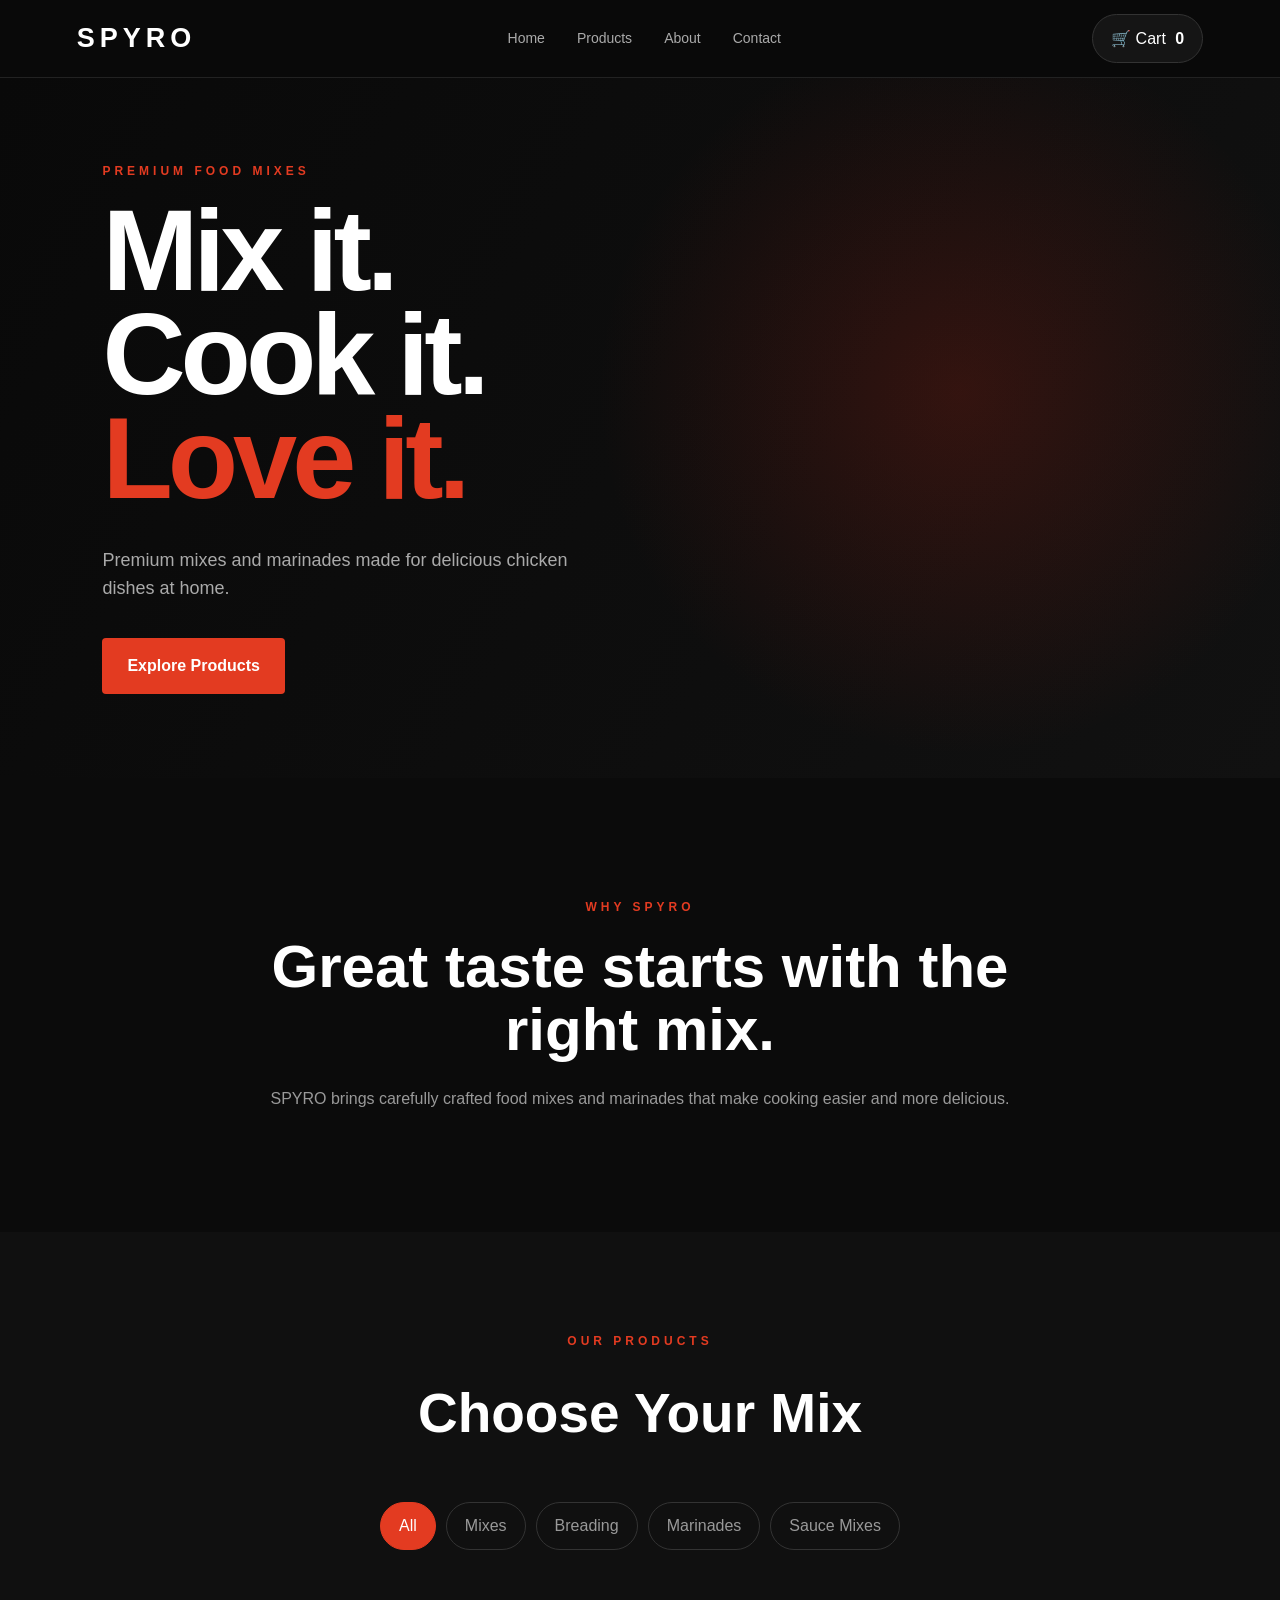
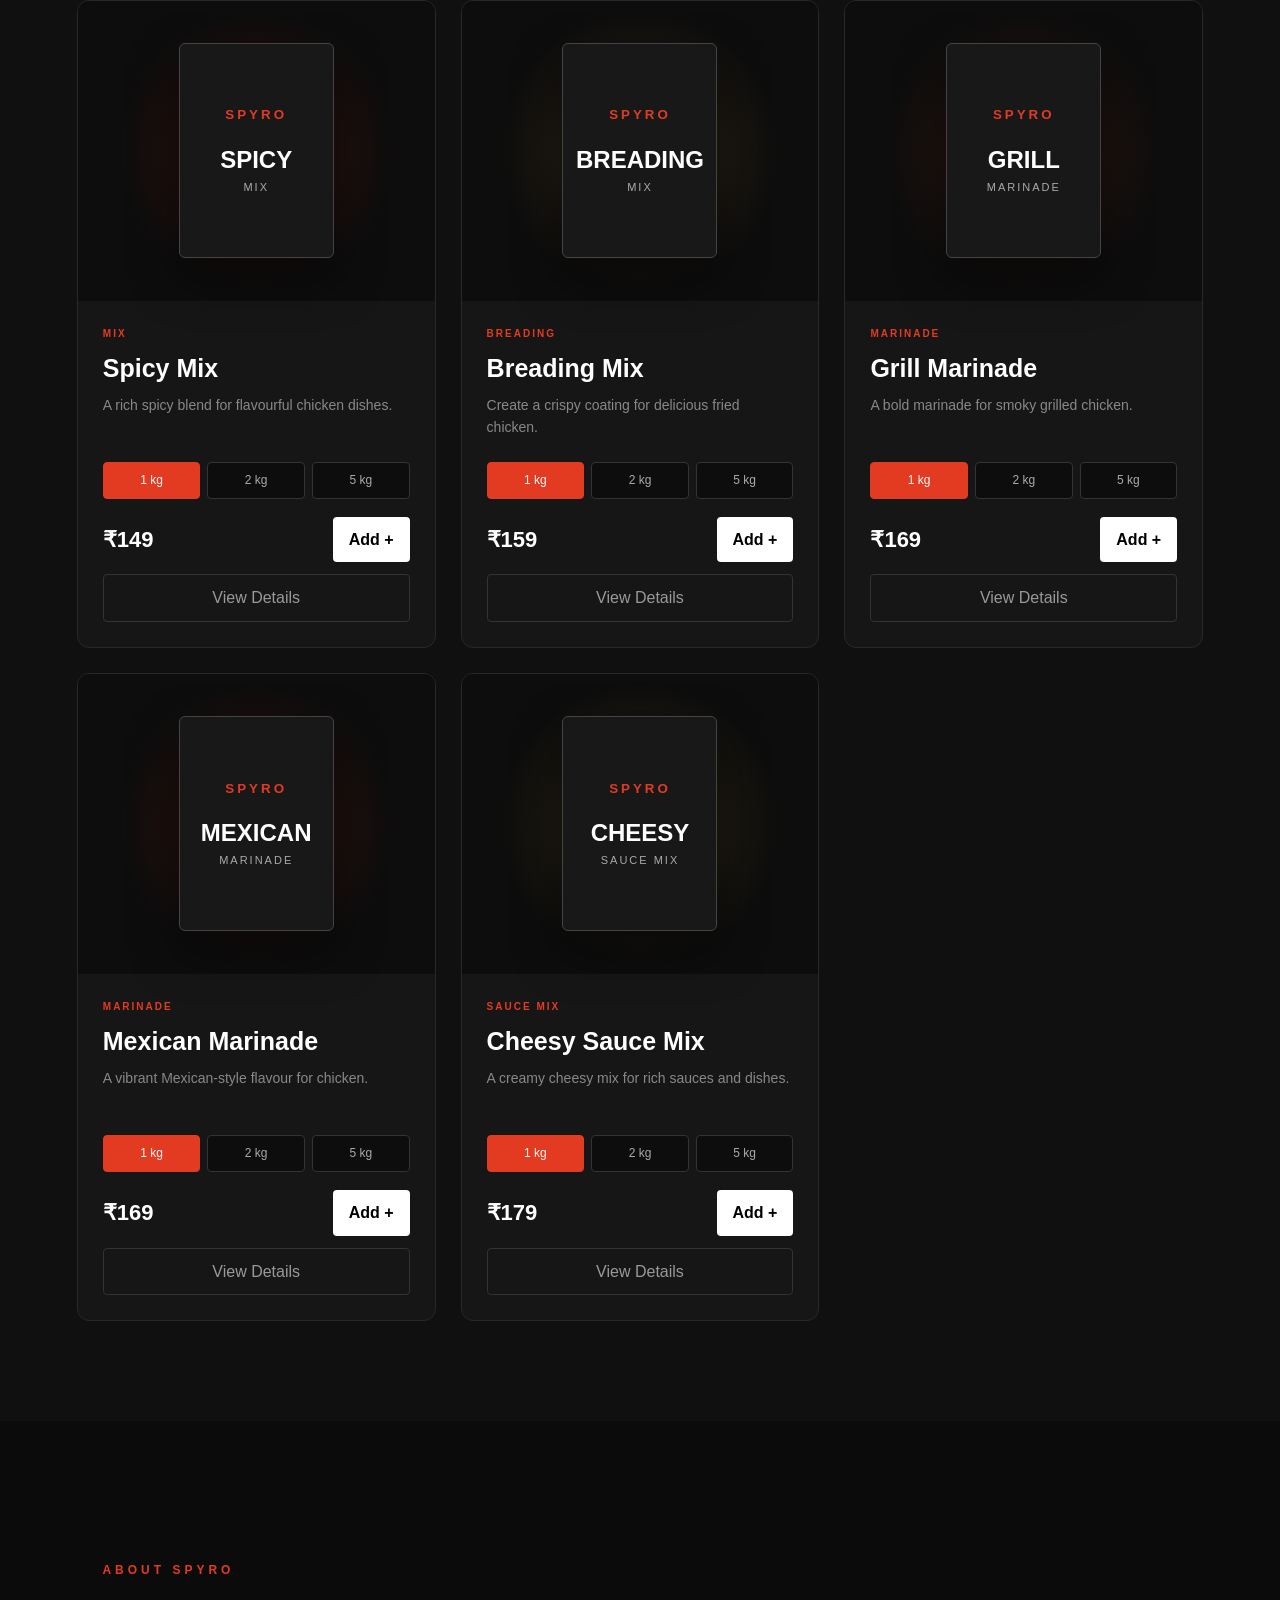
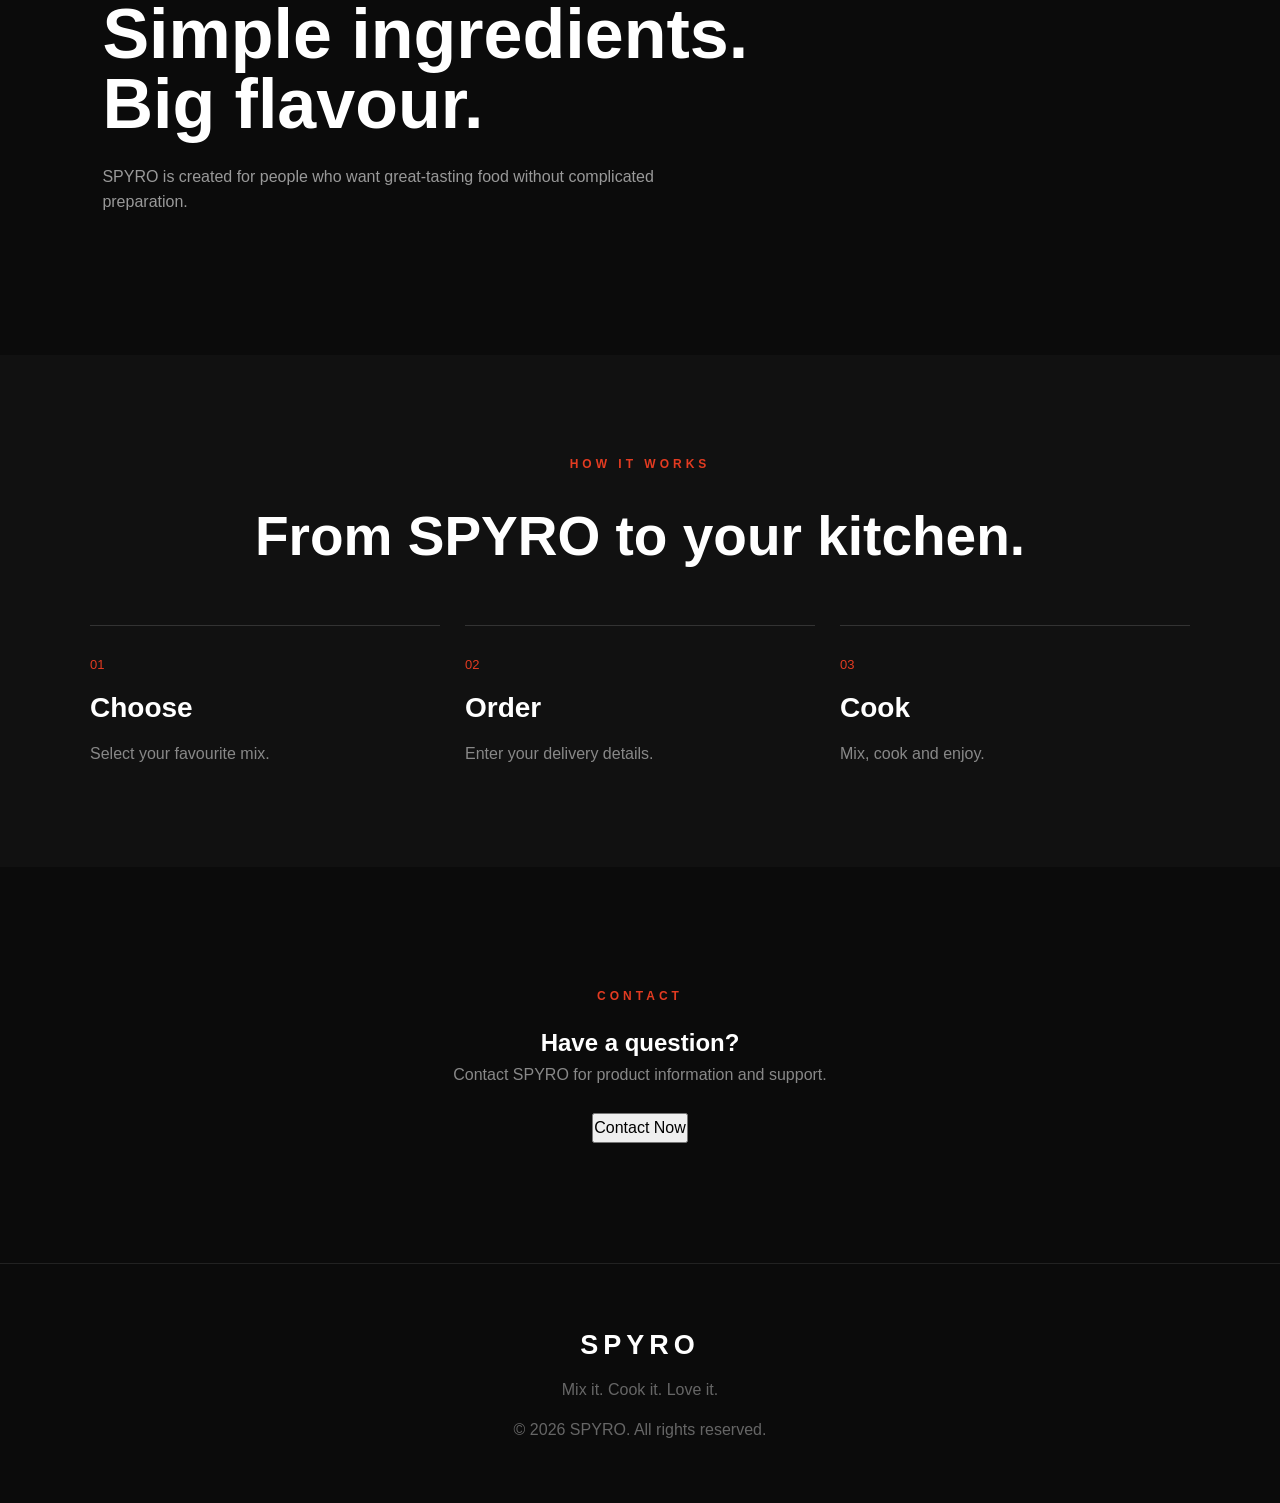
<file: index.html>
<!DOCTYPE html>
<html lang="en">
<head>
    <meta charset="UTF-8">
    <meta name="viewport" content="width=device-width, initial-scale=1.0">

    <title>SPYRO | Premium Food Mixes</title>

    <link rel="stylesheet" href="style.css">
</head>

<body>

<!-- ================= HEADER ================= -->

<header class="header">

    <div class="logo">SPYRO</div>

    <nav>
        <a href="#home">Home</a>
        <a href="#products">Products</a>
        <a href="#about">About</a>
        <a href="#contact">Contact</a>
    </nav>

    <button class="cart-button" onclick="openCart()">
        🛒 Cart <span id="cartCount">0</span>
    </button>

</header>


<!-- ================= HERO ================= -->

<section class="hero" id="home">

    <div class="hero-content">

        <p class="eyebrow">PREMIUM FOOD MIXES</p>

        <h1>
            Mix it.<br>
            Cook it.<br>
            <span>Love it.</span>
        </h1>

        <p>
            Premium mixes and marinades made for delicious
            chicken dishes at home.
        </p>

        <a href="#products" class="hero-button">
            Explore Products
        </a>

    </div>

</section>


<!-- ================= INTRO ================= -->

<section class="intro">

    <p class="eyebrow">WHY SPYRO</p>

    <h2>Great taste starts with the right mix.</h2>

    <p>
        SPYRO brings carefully crafted food mixes and marinades
        that make cooking easier and more delicious.
    </p>

</section>


<!-- ================= PRODUCTS ================= -->

<section class="products-section" id="products">

    <div class="section-heading">

        <p class="eyebrow">OUR PRODUCTS</p>

        <h2>Choose Your Mix</h2>

    </div>


    <!-- CATEGORY FILTER -->

    <div class="category-buttons">

        <button class="category-button active"
                onclick="filterProducts('all', this)">
            All
        </button>

        <button class="category-button"
                onclick="filterProducts('mixes', this)">
            Mixes
        </button>

        <button class="category-button"
                onclick="filterProducts('breading', this)">
            Breading
        </button>

        <button class="category-button"
                onclick="filterProducts('marinades', this)">
            Marinades
        </button>

        <button class="category-button"
                onclick="filterProducts('sauce', this)">
            Sauce Mixes
        </button>

    </div>


    <!-- PRODUCT GRID -->

    <div class="product-grid">


        <!-- SPICY MIX -->

        <div class="product-card" data-category="mixes">

            <div class="product-image spicy">
                <div class="package">
                    <small>SPYRO</small>
                    <strong>SPICY</strong>
                    <span>MIX</span>
                </div>
            </div>

            <div class="product-info">

                <p class="product-category">MIX</p>

                <h3>Spicy Mix</h3>

                <p>
                    A rich spicy blend for flavourful chicken dishes.
                </p>

                <div class="weight-buttons">

                    <button class="weight-button active"
                            onclick="selectWeight(this, '1 kg', 149)">
                        1 kg
                    </button>

                    <button class="weight-button"
                            onclick="selectWeight(this, '2 kg', 149 * 2)">
                        2 kg
                    </button>

                    <button class="weight-button"
                            onclick="selectWeight(this, '5 kg', 149 * 5)">
                        5 kg
                    </button>

                </div>

                <div class="product-bottom">

                    <strong class="product-price">₹149</strong>

                    <button
                        class="add-button"
                        onclick="addSelectedProduct(this, 'Spicy Mix', 149)">
                        Add +
                    </button>

                </div>

                <button
                    class="details-button"
                    onclick="openDetails('Spicy Mix')">
                    View Details
                </button>

            </div>

        </div>


        <!-- BREADING MIX -->

        <div class="product-card" data-category="breading">

            <div class="product-image breading">
                <div class="package">
                    <small>SPYRO</small>
                    <strong>BREADING</strong>
                    <span>MIX</span>
                </div>
            </div>

            <div class="product-info">

                <p class="product-category">BREADING</p>

                <h3>Breading Mix</h3>

                <p>
                    Create a crispy coating for delicious fried chicken.
                </p>

                <div class="weight-buttons">

                    <button class="weight-button active"
                            onclick="selectWeight(this, '1 kg', 159)">
                        1 kg
                    </button>

                    <button class="weight-button"
                            onclick="selectWeight(this, '2 kg', 159 * 2)">
                        2 kg
                    </button>

                    <button class="weight-button"
                            onclick="selectWeight(this, '5 kg', 159 * 5)">
                        5 kg
                    </button>

                </div>

                <div class="product-bottom">

                    <strong class="product-price">₹159</strong>

                    <button
                        class="add-button"
                        onclick="addSelectedProduct(this, 'Breading Mix', 159)">
                        Add +
                    </button>

                </div>

                <button
                    class="details-button"
                    onclick="openDetails('Breading Mix')">
                    View Details
                </button>

            </div>

        </div>


        <!-- GRILL MARINADE -->

        <div class="product-card" data-category="marinades">

            <div class="product-image grill">
                <div class="package">
                    <small>SPYRO</small>
                    <strong>GRILL</strong>
                    <span>MARINADE</span>
                </div>
            </div>

            <div class="product-info">

                <p class="product-category">MARINADE</p>

                <h3>Grill Marinade</h3>

                <p>
                    A bold marinade for smoky grilled chicken.
                </p>

                <div class="weight-buttons">

                    <button class="weight-button active"
                            onclick="selectWeight(this, '1 kg', 169)">
                        1 kg
                    </button>

                    <button class="weight-button"
                            onclick="selectWeight(this, '2 kg', 169 * 2)">
                        2 kg
                    </button>

                    <button class="weight-button"
                            onclick="selectWeight(this, '5 kg', 169 * 5)">
                        5 kg
                    </button>

                </div>

                <div class="product-bottom">

                    <strong class="product-price">₹169</strong>

                    <button
                        class="add-button"
                        onclick="addSelectedProduct(this, 'Grill Marinade', 169)">
                        Add +
                    </button>

                </div>

                <button
                    class="details-button"
                    onclick="openDetails('Grill Marinade')">
                    View Details
                </button>

            </div>

        </div>


        <!-- MEXICAN MARINADE -->

        <div class="product-card" data-category="marinades">

            <div class="product-image mexican">
                <div class="package">
                    <small>SPYRO</small>
                    <strong>MEXICAN</strong>
                    <span>MARINADE</span>
                </div>
            </div>

            <div class="product-info">

                <p class="product-category">MARINADE</p>

                <h3>Mexican Marinade</h3>

                <p>
                    A vibrant Mexican-style flavour for chicken.
                </p>

                <div class="weight-buttons">

                    <button class="weight-button active"
                            onclick="selectWeight(this, '1 kg', 169)">
                        1 kg
                    </button>

                    <button class="weight-button"
                            onclick="selectWeight(this, '2 kg', 169 * 2)">
                        2 kg
                    </button>

                    <button class="weight-button"
                            onclick="selectWeight(this, '5 kg', 169 * 5)">
                        5 kg
                    </button>

                </div>

                <div class="product-bottom">

                    <strong class="product-price">₹169</strong>

                    <button
                        class="add-button"
                        onclick="addSelectedProduct(this, 'Mexican Marinade', 169)">
                        Add +
                    </button>

                </div>

                <button
                    class="details-button"
                    onclick="openDetails('Mexican Marinade')">
                    View Details
                </button>

            </div>

        </div>


        <!-- CHEESY SAUCE -->

        <div class="product-card" data-category="sauce">

            <div class="product-image cheesy">
                <div class="package">
                    <small>SPYRO</small>
                    <strong>CHEESY</strong>
                    <span>SAUCE MIX</span>
                </div>
            </div>

            <div class="product-info">

                <p class="product-category">SAUCE MIX</p>

                <h3>Cheesy Sauce Mix</h3>

                <p>
                    A creamy cheesy mix for rich sauces and dishes.
                </p>

                <div class="weight-buttons">

                    <button class="weight-button active"
                            onclick="selectWeight(this, '1 kg', 179)">
                        1 kg
                    </button>

                    <button class="weight-button"
                            onclick="selectWeight(this, '2 kg', 179 * 2)">
                        2 kg
                    </button>

                    <button class="weight-button"
                            onclick="selectWeight(this, '5 kg', 179 * 5)">
                        5 kg
                    </button>

                </div>

                <div class="product-bottom">

                    <strong class="product-price">₹179</strong>

                    <button
                        class="add-button"
                        onclick="addSelectedProduct(this, 'Cheesy Sauce Mix', 179)">
                        Add +
                    </button>

                </div>

                <button
                    class="details-button"
                    onclick="openDetails('Cheesy Sauce Mix')">
                    View Details
                </button>

            </div>

        </div>

    </div>

</section>


<!-- ================= ABOUT ================= -->

<section class="about-section" id="about">

    <p class="eyebrow">ABOUT SPYRO</p>

    <h2>Simple ingredients.<br>Big flavour.</h2>

    <p>
        SPYRO is created for people who want great-tasting food
        without complicated preparation.
    </p>

</section>


<!-- ================= HOW IT WORKS ================= -->

<section class="how-section">

    <div class="section-heading">

        <p class="eyebrow">HOW IT WORKS</p>

        <h2>From SPYRO to your kitchen.</h2>

    </div>

    <div class="steps">

        <div class="step">
            <span>01</span>
            <h3>Choose</h3>
            <p>Select your favourite mix.</p>
        </div>

        <div class="step">
            <span>02</span>
            <h3>Order</h3>
            <p>Enter your delivery details.</p>
        </div>

        <div class="step">
            <span>03</span>
            <h3>Cook</h3>
            <p>Mix, cook and enjoy.</p>
        </div>

    </div>

</section>


<!-- ================= CONTACT ================= -->

<section class="contact-section" id="contact">

    <p class="eyebrow">CONTACT</p>

    <h2>Have a question?</h2>

    <p>
        Contact SPYRO for product information and support.
    </p>

<button class="contact-now-button" onclick="openContactPopup()">
    Contact Now
</button>

</section>


<!-- ================= CART ================= -->

<div class="popup-overlay" id="cartPopup">

    <div class="popup cart-box">

        <button class="close-button" onclick="closeCart()">×</button>

        <p class="eyebrow">YOUR CART</p>

        <h2>Your Order</h2>

        <div id="cartItems"></div>

        <div class="cart-total">
            <span>Total</span>
            <strong id="cartTotal">₹0</strong>
        </div>

       <button class="checkout-button" onclick="openCheckout()">
    Proceed to Checkout
</button>
    </div>

</div>


<!-- ================= PRODUCT DETAILS ================= -->

<div class="popup-overlay" id="detailsPopup">

    <div class="popup details-box">

        <button class="close-button" onclick="closeDetails()">×</button>

        <p class="eyebrow">PRODUCT DETAILS</p>

        <h2 id="detailsTitle">Product</h2>

        <div id="detailsContent"></div>

    </div>

</div>



<!-- ================= CHECKOUT ================= -->

<div class="popup-overlay" id="checkoutPopup">

    <div class="popup checkout-box">

        <button
            class="close-button"
            onclick="closeCheckout()">
            ×
        </button>

        <p class="eyebrow">CHECKOUT</p>

        <h2>Customer Details</h2>

        <p class="checkout-description">
            Enter your details before confirming the order.
        </p>


        <form
            id="checkoutForm"
            onsubmit="placeOrder(event)">


            <!-- CUSTOMER DETAILS -->

            <div class="form-grid">


                <!-- NAME -->

                <div class="form-group full">

                    <label for="customerName">
                        Full Name
                    </label>

                    <input
                        type="text"
                        id="customerName"
                        autocomplete="name"
                        placeholder="Enter your full name"
                        required>

                </div>


                <!-- PHONE -->

                <div class="form-group">

                    <label for="customerPhone">
                        Phone Number
                    </label>

                    <input
                        type="tel"
                        id="customerPhone"
                        inputmode="numeric"
                        maxlength="10"
                        autocomplete="tel"
                        placeholder="10-digit number"
                        required>

                </div>


                <!-- COUNTRY -->

                <div class="form-group">

                    <label for="customerCountry">
                        Country
                    </label>

                    <input
                        type="text"
                        id="customerCountry"
                        autocomplete="country-name"
                        placeholder="Enter your country"
                        required>

                </div>


                <!-- STATE -->

                <div class="form-group">

                    <label for="customerState">
                        State
                    </label>

                    <input
                        type="text"
                        id="customerState"
                        autocomplete="address-level1"
                        placeholder="Enter your state"
                        required>

                </div>


                <!-- CITY -->

                <div class="form-group">

                    <label for="customerCity">
                        City
                    </label>

                    <input
                        type="text"
                        id="customerCity"
                        autocomplete="address-level2"
                        placeholder="Enter your city"
                        required>

                </div>


                <!-- ADDRESS -->

                <div class="form-group full">

                    <label for="customerAddress">
                        House / Address
                    </label>

                    <textarea
                        id="customerAddress"
                        autocomplete="street-address"
                        placeholder="House name, street, area..."
                        required></textarea>

                </div>


                <!-- PINCODE -->

                <div class="form-group">

                    <label for="customerPincode">
                        Pincode
                    </label>

                    <input
                        type="text"
                        id="customerPincode"
                        inputmode="numeric"
                        maxlength="6"
                        autocomplete="postal-code"
                        placeholder="6-digit pincode"
                        required>

                </div>


                <!-- ORDER NOTE -->

                <div class="form-group">

                    <label for="orderNote">
                        Order Note
                        <span>Optional</span>
                    </label>

                    <input
                        type="text"
                        id="orderNote"
                        placeholder="Any additional note">

                </div>

            </div>


            <!-- ORDER SUMMARY -->

            <div class="checkout-summary">

                <h3>Order Summary</h3>

                <div id="checkoutSummary"></div>

                <div class="summary-total">

                    <span>Total</span>

                    <strong id="checkoutTotal">
                        ₹0
                    </strong>

                </div>

            </div>


            <!-- PLACE ORDER -->

            <button
                type="submit"
                class="place-order-button">

                Place Order

            </button>


        </form>

    </div>

</div>

<!-- ================= OTP ================= -->

<div class="popup-overlay" id="otpPopup">

    <div class="popup otp-box">

        <button class="close-button" onclick="closeOTP()">×</button>

        <div class="otp-icon">
            ✓
        </div>

        <p class="eyebrow">VERIFY ORDER</p>

        <h2>Enter OTP</h2>

        <p>
            A 6-digit verification code is required
            to confirm your order.
        </p>

        <div class="otp-demo-note" id="otpDemoNote">
            Demo mode
        </div>

        <input
            type="text"
            id="otpInput"
            class="otp-input"
            inputmode="numeric"
            maxlength="6"
            placeholder="000000">

        <p class="otp-error" id="otpError"></p>

        <button
            class="verify-button"
            onclick="verifyOTP()">
            Verify OTP
        </button>

        <button
            class="resend-button"
            onclick="sendOTP()">
            Resend OTP
        </button>

    </div>

</div>


<!-- ================= ORDER CONFIRMATION ================= -->

<div class="popup-overlay" id="confirmationPopup">

    <div class="popup confirmation-box">

        <div class="success-check">
            ✓
        </div>

        <p class="eyebrow">ORDER CONFIRMED</p>

        <h2>Thank You!</h2>

        <p id="confirmationText">
            Your order has been confirmed.
        </p>

        <div class="order-id-box">

            <span>Order ID</span>

            <strong id="orderId">
                SPYRO-000000
            </strong>

        </div>


        <button
            class="whatsapp-button"
            onclick="sendOrderToWhatsApp()">
            Send Order on WhatsApp
        </button>


        <button
            class="continue-button"
            onclick="closeConfirmation()">
            Continue Shopping
        </button>

    </div>

</div>


<!-- ================= NOTIFICATION ================= -->

<div id="notification" class="spyro-notification"></div>


<!-- ================= FOOTER ================= -->

<footer>

    <div class="logo">SPYRO</div>

    <p>
        Mix it. Cook it. Love it.
    </p>

    <span>
        © 2026 SPYRO. All rights reserved.
    </span>

</footer>


<script src="script.js"></script>
<!-- CONTACT POPUP -->
<div class="popup-overlay" id="contactPopup">

    <div class="popup contact-popup">

        <button class="close-button" onclick="closeContactPopup()">×</button>

        <p class="eyebrow">GET IN TOUCH</p>

        <h2>Contact SPYRO</h2>

        <p class="contact-popup-text">
            Have a question about our mixes? We're here to help.
        </p>

        <div class="contact-number">
            <span>PHONE</span>
            <strong>+91 9995546022</strong>
        </div>

        <a
            href="tel:+918086677677"
            class="call-button">
            📞 Call Now
        </a>

        <a
            href="https://wa.me/919995546022"
            target="_blank"
            class="whatsapp-button">
            WhatsApp
        </a>

    </div>

</div>
</body>
</html>
</file>
<file: style.css>
/* =========================================
   SPYRO
   PREMIUM FOOD MIX WEBSITE
========================================= */

* {
    margin: 0;
    padding: 0;
    box-sizing: border-box;
}

html {
    scroll-behavior: smooth;
}

body {
    font-family: Arial, Helvetica, sans-serif;
    background: #0b0b0b;
    color: #ffffff;
    line-height: 1.6;
}

button,
input,
textarea {
    font: inherit;
}

button {
    cursor: pointer;
}

a {
    text-decoration: none;
    color: inherit;
}


/* =========================================
   HEADER
========================================= */

.header {
    position: sticky;
    top: 0;
    z-index: 100;

    height: 78px;

    display: flex;
    align-items: center;
    justify-content: space-between;

    padding: 0 6%;

    background: rgba(10, 10, 10, 0.95);
    border-bottom: 1px solid #222;
    backdrop-filter: blur(15px);
}

.logo {
    font-size: 27px;
    font-weight: 900;
    letter-spacing: 5px;
}

.header nav {
    display: flex;
    gap: 32px;
}

.header nav a {
    color: #aaa;
    font-size: 14px;
    transition: 0.3s;
}

.header nav a:hover {
    color: #e33b21;
}

.cart-button {
    border: 1px solid #333;
    background: #151515;
    color: white;

    padding: 11px 18px;
    border-radius: 30px;

    transition: 0.3s;
}

.cart-button:hover {
    background: #e33b21;
    border-color: #e33b21;
}

#cartCount {
    margin-left: 5px;
    font-weight: bold;
}


/* =========================================
   HERO
========================================= */

.hero {
    min-height: 700px;

    display: flex;
    align-items: center;

    padding: 80px 8%;

    background:
        radial-gradient(circle at 75% 45%, rgba(185, 38, 20, 0.22), transparent 35%),
        linear-gradient(120deg, #090909, #111111);
}

.hero-content {
    max-width: 650px;
}

.eyebrow {
    color: #e33b21;
    font-size: 12px;
    font-weight: bold;
    letter-spacing: 4px;
    margin-bottom: 18px;
}

.hero h1 {
    font-size: clamp(60px, 9vw, 120px);
    line-height: 0.9;
    letter-spacing: -5px;
    margin-bottom: 35px;
}

.hero h1 span {
    color: #e33b21;
}

.hero p:not(.eyebrow) {
    max-width: 500px;
    color: #aaa;
    font-size: 18px;
    margin-bottom: 35px;
}

.hero-button {
    display: inline-block;

    background: #e33b21;
    color: white;

    padding: 15px 25px;
    border-radius: 4px;

    font-weight: bold;

    transition: 0.3s;
}

.hero-button:hover {
    background: #ff4d30;
    transform: translateY(-2px);
}


/* =========================================
   INTRO
========================================= */

.intro {
    max-width: 800px;
    margin: auto;

    padding: 120px 25px;

    text-align: center;
}

.intro h2 {
    font-size: clamp(35px, 5vw, 60px);
    line-height: 1.05;
    margin-bottom: 25px;
}

.intro > p:last-child {
    color: #999;
}


/* =========================================
   PRODUCTS
========================================= */

.products-section {
    padding: 100px 6%;
    background: #101010;
}

.section-heading {
    text-align: center;
    margin-bottom: 45px;
}

.section-heading h2 {
    font-size: clamp(35px, 5vw, 55px);
}


/* CATEGORY BUTTONS */

.category-buttons {
    display: flex;
    justify-content: center;
    flex-wrap: wrap;
    gap: 10px;

    margin-bottom: 50px;
}

.category-button {
    background: transparent;
    color: #999;

    border: 1px solid #333;

    padding: 10px 18px;
    border-radius: 30px;

    transition: 0.3s;
}

.category-button:hover,
.category-button.active {
    background: #e33b21;
    color: white;
    border-color: #e33b21;
}


/* PRODUCT GRID */

.product-grid {
    max-width: 1250px;
    margin: auto;

    display: grid;
    grid-template-columns: repeat(3, 1fr);
    gap: 25px;
}


/* PRODUCT CARD */

.product-card {
    background: #161616;
    border: 1px solid #282828;

    border-radius: 12px;

    overflow: hidden;

    transition: 0.35s;
}

.product-card:hover {
    transform: translateY(-6px);
    border-color: #444;
}


/* PRODUCT IMAGE */

.product-image {
    height: 300px;

    display: flex;
    align-items: center;
    justify-content: center;

    background:
        radial-gradient(circle, rgba(220, 45, 20, 0.2), transparent 60%),
        #0d0d0d;
}

.product-image.breading {
    background:
        radial-gradient(circle, rgba(210, 145, 55, 0.2), transparent 60%),
        #0d0d0d;
}

.product-image.grill {
    background:
        radial-gradient(circle, rgba(150, 60, 30, 0.25), transparent 60%),
        #0d0d0d;
}

.product-image.mexican {
    background:
        radial-gradient(circle, rgba(190, 45, 20, 0.22), transparent 60%),
        #0d0d0d;
}

.product-image.cheesy {
    background:
        radial-gradient(circle, rgba(190, 150, 45, 0.2), transparent 60%),
        #0d0d0d;
}


/* TEMPORARY PACKAGE */

.package {
    width: 155px;
    height: 215px;

    background: #181818;
    border: 1px solid #444;

    border-radius: 6px;

    display: flex;
    flex-direction: column;

    justify-content: center;
    align-items: center;

    box-shadow: 0 20px 45px rgba(0, 0, 0, 0.5);

    text-align: center;
}

.package small {
    color: #e33b21;
    letter-spacing: 3px;
    font-weight: bold;
}

.package strong {
    font-size: 24px;
    margin-top: 15px;
}

.package span {
    color: #aaa;
    font-size: 11px;
    letter-spacing: 2px;
}


/* PRODUCT INFO */

.product-info {
    padding: 25px;
}

.product-category {
    color: #e33b21;
    font-size: 10px;
    letter-spacing: 2px;
    font-weight: bold;
}

.product-info h3 {
    font-size: 25px;
    margin: 6px 0;
}

.product-info > p:not(.product-category) {
    color: #888;
    font-size: 14px;
    min-height: 50px;
}


/* WEIGHT */

.weight-buttons {
    display: flex;
    gap: 7px;
    margin: 18px 0;
}

.weight-button {
    flex: 1;

    padding: 8px 4px;

    background: #0d0d0d;
    color: #aaa;

    border: 1px solid #333;
    border-radius: 4px;

    font-size: 12px;

    transition: 0.3s;
}

.weight-button:hover,
.weight-button.active {
    color: white;
    background: #e33b21;
    border-color: #e33b21;
}


/* PRODUCT BOTTOM */

.product-bottom {
    display: flex;
    align-items: center;
    justify-content: space-between;
}

.product-price {
    font-size: 22px;
}

.add-button {
    background: white;
    color: black;

    border: none;
    padding: 10px 16px;

    border-radius: 4px;

    font-weight: bold;

    transition: 0.3s;
}

.add-button:hover {
    background: #e33b21;
    color: white;
}

.details-button {
    width: 100%;

    margin-top: 12px;
    padding: 10px;

    background: transparent;
    color: #999;

    border: 1px solid #333;
    border-radius: 4px;

    transition: 0.3s;
}

.details-button:hover {
    color: white;
    border-color: #e33b21;
}


/* =========================================
   ABOUT
========================================= */

.about-section {
    padding: 140px 8%;
    max-width: 1000px;
}

.about-section h2 {
    font-size: clamp(40px, 6vw, 70px);
    line-height: 1;
    margin-bottom: 25px;
}

.about-section > p:last-child {
    color: #999;
    max-width: 600px;
}


/* =========================================
   HOW IT WORKS
========================================= */

.how-section {
    padding: 100px 6%;
    background: #111;
}

.steps {
    max-width: 1100px;
    margin: auto;

    display: grid;
    grid-template-columns: repeat(3, 1fr);
    gap: 25px;
}

.step {
    border-top: 1px solid #333;
    padding-top: 25px;
}

.step span {
    color: #e33b21;
    font-size: 13px;
}

.step h3 {
    font-size: 28px;
    margin: 10px 0;
}

.step p {
    color: #888;
}


/* =========================================
   CONTACT
========================================= */

.contact-section {
    padding: 120px 20px;
    text-align: center;
}

.contact-section p:not(.eyebrow) {
    color: #888;
    margin-bottom: 25px;
}

.contact-button {
    padding: 14px 25px;

    background: #e33b21;
    color: white;

    border: none;
    border-radius: 4px;
}


/* =========================================
   POPUP
========================================= */

.popup-overlay {
    position: fixed;
    inset: 0;

    z-index: 500;

    display: none;
    align-items: center;
    justify-content: center;

    padding: 20px;

    background: rgba(0, 0, 0, 0.8);
    backdrop-filter: blur(8px);
}

.popup-overlay.active {
    display: flex;
}

.popup {
    position: relative;

    width: 100%;
    max-width: 600px;
    max-height: 90vh;

    overflow-y: auto;

    background: #151515;
    border: 1px solid #333;

    border-radius: 12px;

    padding: 35px;

    box-shadow: 0 30px 80px rgba(0, 0, 0, 0.7);
}

.close-button {
    position: absolute;
    top: 15px;
    right: 18px;

    background: none;
    border: none;

    color: #777;
    font-size: 30px;
}

.close-button:hover {
    color: white;
}


/* =========================================
   CART
========================================= */

.cart-box h2,
.checkout-box h2,
.otp-box h2,
.confirmation-box h2 {
    font-size: 35px;
    margin-bottom: 25px;
}

.cart-item {
    display: flex;
    align-items: center;
    justify-content: space-between;

    gap: 15px;

    padding: 18px 0;

    border-bottom: 1px solid #292929;
}

.cart-item-info strong {
    display: block;
}

.cart-item-info span {
    color: #888;
    font-size: 13px;
}

.cart-item-actions {
    display: flex;
    align-items: center;
    gap: 7px;
}

.quantity-button {
    width: 30px;
    height: 30px;

    border: 1px solid #444;
    background: #222;
    color: white;

    border-radius: 4px;
}

.quantity-number {
    min-width: 25px;
    text-align: center;
}

.remove-button {
    border: none;
    background: transparent;
    color: #e33b21;
    font-size: 12px;
}

.cart-total {
    display: flex;
    justify-content: space-between;

    padding: 25px 0;

    font-size: 20px;
}

.checkout-button,
.place-order-button,
.verify-button,
.whatsapp-button {
    width: 100%;

    padding: 15px;

    border: none;
    border-radius: 5px;

    background: #e33b21;
    color: white;

    font-weight: bold;

    transition: 0.3s;
}

.checkout-button:hover,
.place-order-button:hover,
.verify-button:hover,
.whatsapp-button:hover {
    background: #ff4d30;
}


/* =========================================
   CHECKOUT FORM
========================================= */

.checkout-description {
    color: #888;
    margin-bottom: 25px;
}

.form-grid {
    display: grid;
    grid-template-columns: 1fr 1fr;
    gap: 17px;
}

.form-group {
    display: flex;
    flex-direction: column;
    gap: 7px;
}

.form-group.full {
    grid-column: 1 / -1;
}

.form-group label {
    font-size: 12px;
    color: #aaa;
}

.form-group label span {
    color: #666;
    margin-left: 5px;
}

.form-group input,
.form-group textarea {
    width: 100%;

    background: #0c0c0c;
    color: white;

    border: 1px solid #333;
    border-radius: 5px;

    padding: 13px;

    outline: none;

    transition: 0.3s;
}

.form-group textarea {
    min-height: 90px;
    resize: vertical;
}

.form-group input:focus,
.form-group textarea:focus {
    border-color: #e33b21;
}


/* CHECKOUT SUMMARY */

.checkout-summary {
    margin: 25px 0;

    padding: 20px;

    background: #0e0e0e;
    border: 1px solid #292929;

    border-radius: 7px;
}

.checkout-summary h3 {
    margin-bottom: 15px;
}

.summary-line {
    display: flex;
    justify-content: space-between;

    padding: 7px 0;

    color: #aaa;

    font-size: 14px;
}

.summary-total {
    display: flex;
    justify-content: space-between;

    margin-top: 15px;
    padding-top: 15px;

    border-top: 1px solid #333;

    font-size: 18px;
}


/* =========================================
   OTP
========================================= */

.otp-box {
    max-width: 430px;
    text-align: center;
}

.otp-icon {
    width: 60px;
    height: 60px;

    display: flex;
    align-items: center;
    justify-content: center;

    margin: 0 auto 20px;

    border-radius: 50%;

    background: rgba(227, 59, 33, 0.15);
    color: #e33b21;

    font-size: 25px;
}

.otp-box > p:not(.eyebrow):not(.otp-error) {
    color: #888;
    margin-bottom: 20px;
}

.otp-demo-note {
    padding: 10px;

    margin-bottom: 15px;

    border: 1px solid #47362f;
    background: #201714;

    color: #d9a08f;

    font-size: 12px;
    border-radius: 4px;
}

.otp-input {
    width: 100%;

    padding: 15px;

    background: #0c0c0c;
    color: white;

    border: 1px solid #444;
    border-radius: 5px;

    text-align: center;

    font-size: 25px;
    letter-spacing: 8px;

    outline: none;

    margin-bottom: 12px;
}

.otp-input:focus {
    border-color: #e33b21;
}

.otp-error {
    min-height: 20px;
    color: #ff5c45;
    font-size: 13px;
    margin-bottom: 10px;
}

.resend-button {
    width: 100%;

    margin-top: 10px;

    background: transparent;
    color: #aaa;

    border: 1px solid #333;
    padding: 12px;

    border-radius: 5px;
}

.resend-button:hover {
    color: white;
    border-color: #555;
}


/* =========================================
   CONFIRMATION
========================================= */

.confirmation-box {
    max-width: 470px;
    text-align: center;
}

.success-check {
    width: 75px;
    height: 75px;

    display: flex;
    align-items: center;
    justify-content: center;

    margin: 0 auto 20px;

    border-radius: 50%;

    background: #e33b21;
    color: white;

    font-size: 35px;
}

.confirmation-box > p:not(.eyebrow) {
    color: #999;
    margin-bottom: 25px;
}

.order-id-box {
    padding: 15px;
    margin-bottom: 20px;

    background: #0d0d0d;
    border: 1px solid #333;
    border-radius: 5px;
}

.order-id-box span {
    display: block;
    color: #777;
    font-size: 11px;
    margin-bottom: 5px;
}

.order-id-box strong {
    letter-spacing: 2px;
}

.whatsapp-button {
    background: #168c43;
    margin-bottom: 10px;
}

.whatsapp-button:hover {
    background: #1da954;
}

.continue-button {
    width: 100%;

    padding: 13px;

    background: transparent;
    color: #aaa;

    border: 1px solid #333;
    border-radius: 5px;
}


/* =========================================
   DETAILS
========================================= */

.details-box p {
    color: #999;
}

.details-list {
    margin-top: 20px;
    padding-left: 20px;
    color: #aaa;
}

.details-price {
    margin-top: 20px;
    font-size: 20px;
    color: #e33b21;
}


/* =========================================
   NOTIFICATION
========================================= */

.spyro-notification {
    position: fixed;

    right: 25px;
    bottom: 25px;

    z-index: 1000;

    background: #f5f5f5;
    color: #111;

    padding: 14px 20px;

    border-radius: 5px;

    font-size: 14px;
    font-weight: bold;

    transform: translateY(100px);
    opacity: 0;

    transition: 0.35s;
}

.spyro-notification.show {
    transform: translateY(0);
    opacity: 1;
}


/* =========================================
   FOOTER
========================================= */

footer {
    padding: 60px 20px;

    text-align: center;

    border-top: 1px solid #222;

    color: #666;
}

footer .logo {
    color: white;
    margin-bottom: 10px;
}

footer p {
    margin-bottom: 15px;
}


/* =========================================
   MOBILE
========================================= */

@media (max-width: 850px) {

    .header {
        padding: 0 4%;
    }

    .header nav {
        display: none;
    }

    .product-grid {
        grid-template-columns: repeat(2, 1fr);
    }

    .steps {
        grid-template-columns: 1fr;
    }

}


@media (max-width: 600px) {

    .hero {
        min-height: 600px;
        padding: 60px 6%;
    }

    .hero h1 {
        font-size: 65px;
    }

    .products-section {
        padding: 70px 5%;
    }

    .product-grid {
        grid-template-columns: 1fr;
    }

    .form-grid {
        grid-template-columns: 1fr;
    }

    .form-group.full {
        grid-column: auto;
    }

    .popup {
        padding: 25px 20px;
    }

    .cart-item {
        align-items: flex-start;
        flex-direction: column;
    }

    .cart-item-actions {
        width: 100%;
    }

    .notification {
        left: 20px;
        right: 20px;
    }

}
/* =========================
   CONTACT POPUP
========================= */

.contact-popup {
    max-width: 450px;
    text-align: center;
}

.contact-popup h2 {
    font-size: 38px;
    margin-bottom: 10px;
}

.contact-popup-text {
    color: #888;
    margin-bottom: 28px;
}

.contact-number {
    padding: 22px;
    margin-bottom: 18px;

    background: #0d0d0d;

    border: 1px solid rgba(255, 255, 255, 0.1);

    border-radius: 6px;
}

.contact-number span {
    display: block;

    color: #d49a32;

    font-size: 11px;
    letter-spacing: 3px;

    margin-bottom: 8px;
}

.contact-number strong {
    font-size: 25px;
    letter-spacing: 1px;
}

.call-button,
.whatsapp-button {
    display: flex;

    width: 100%;

    min-height: 50px;

    align-items: center;
    justify-content: center;

    margin-top: 10px;

    border-radius: 4px;

    font-weight: 700;

    transition: 0.3s ease;
}

.call-button {
    background: #c84622;
    color: white;
}

.call-button:hover {
    background: #e15a30;
    transform: translateY(-2px);
}

.whatsapp-button {
    background: transparent;

    color: #d49a32;

    border: 1px solid rgba(212, 154, 50, 0.4);
}

.whatsapp-button:hover {
    background: rgba(212, 154, 50, 0.08);
}
</file>
